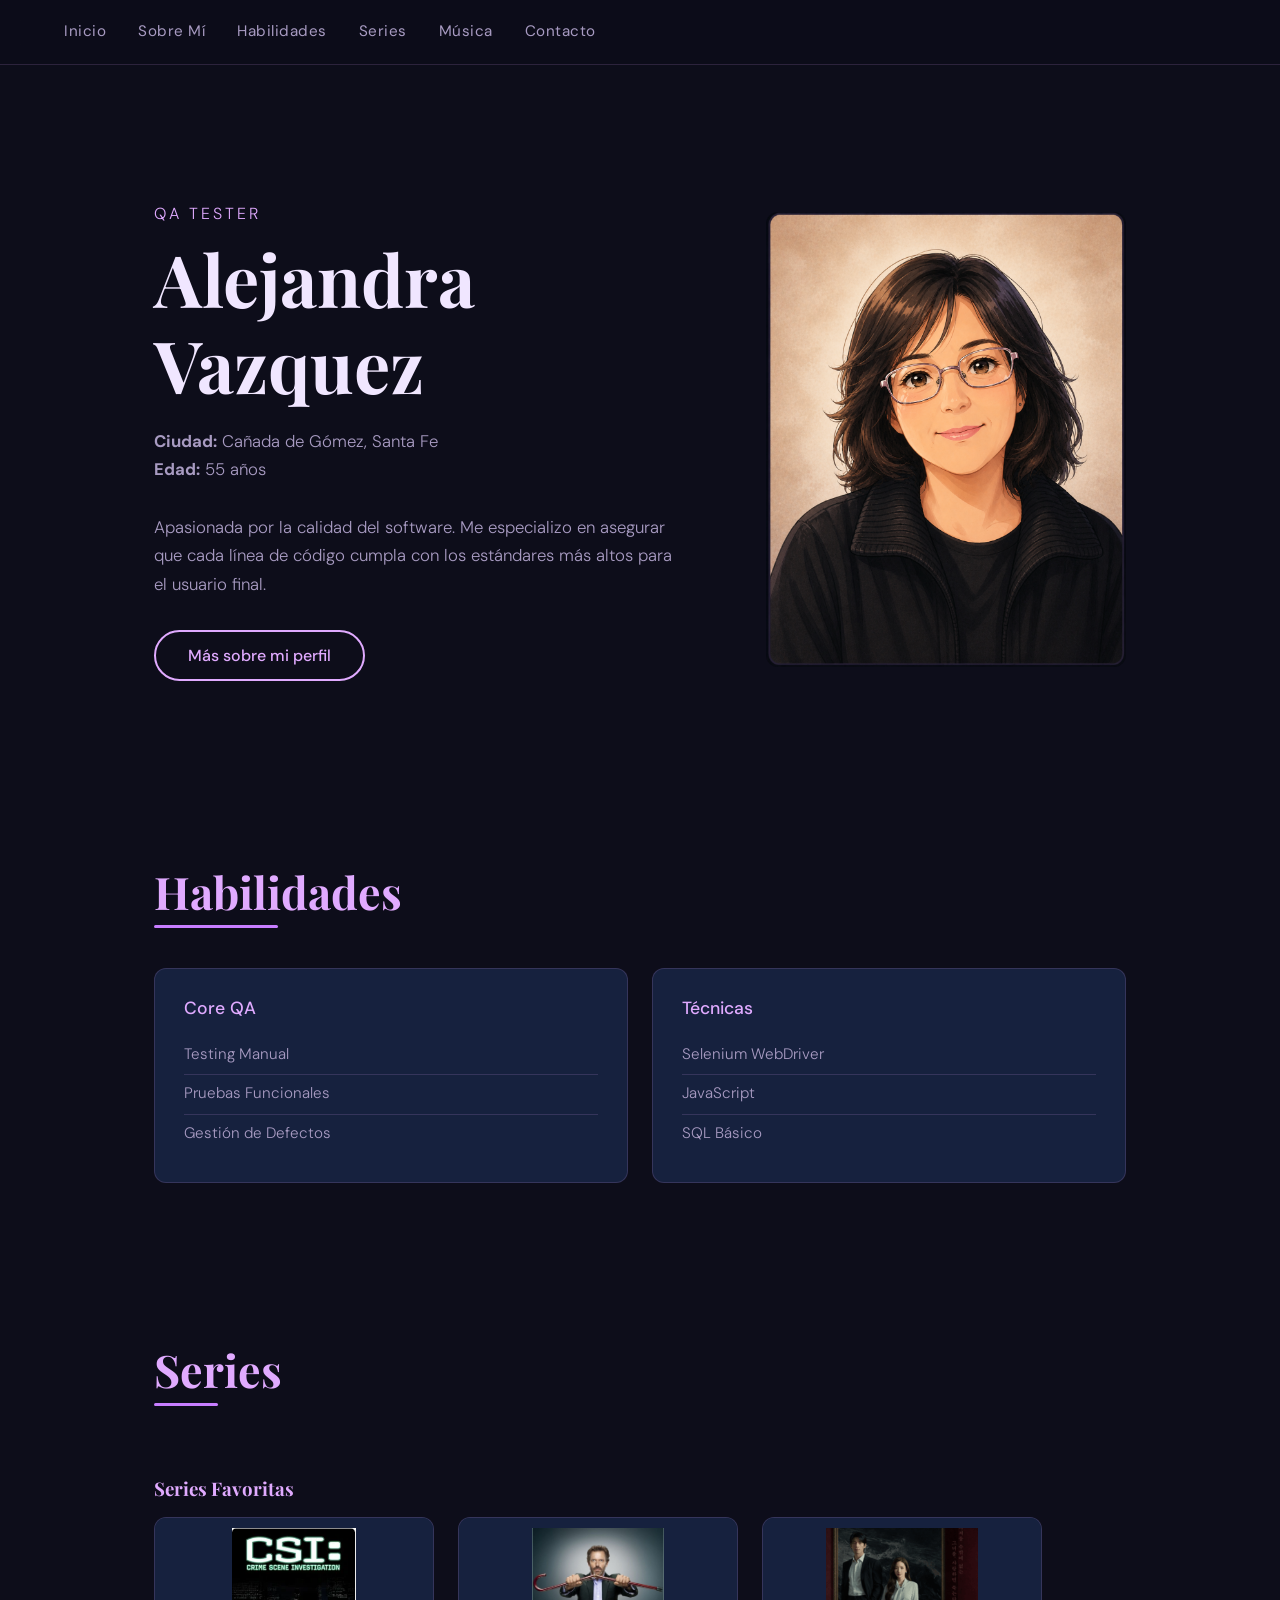
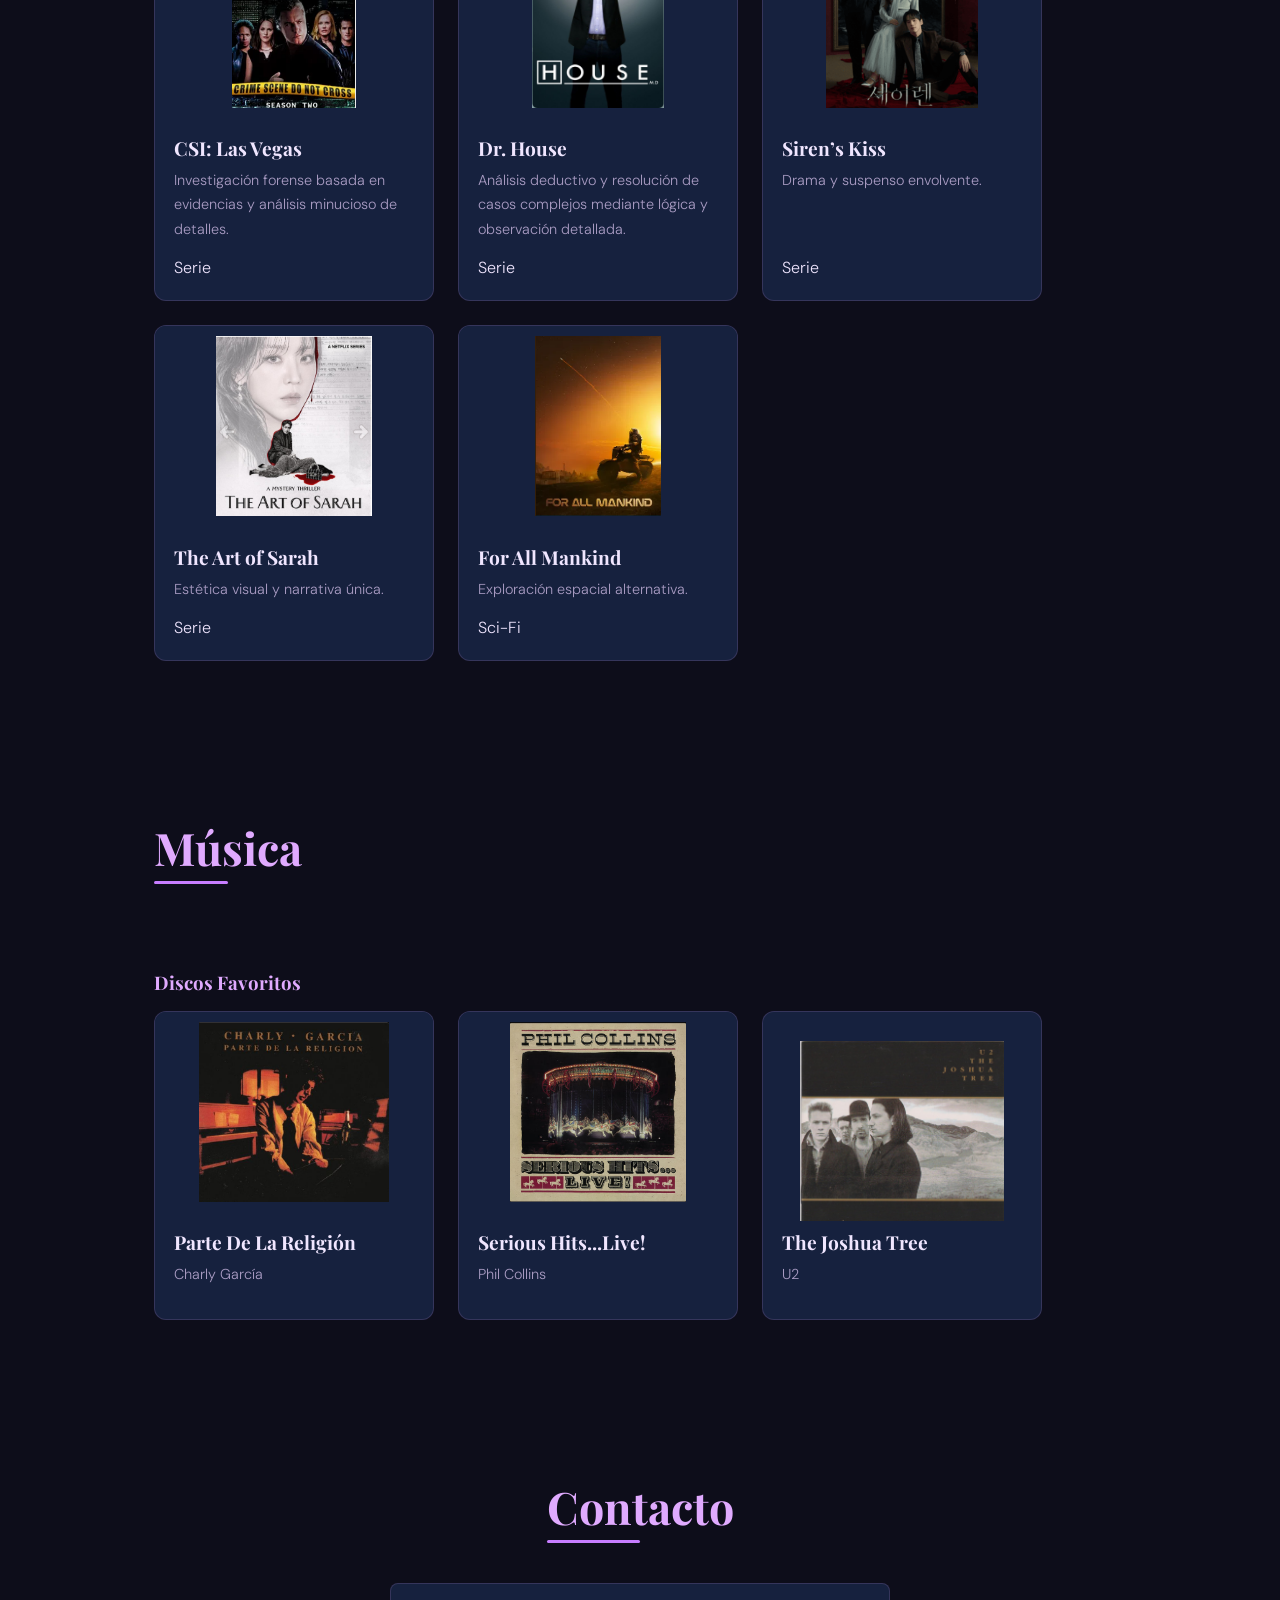
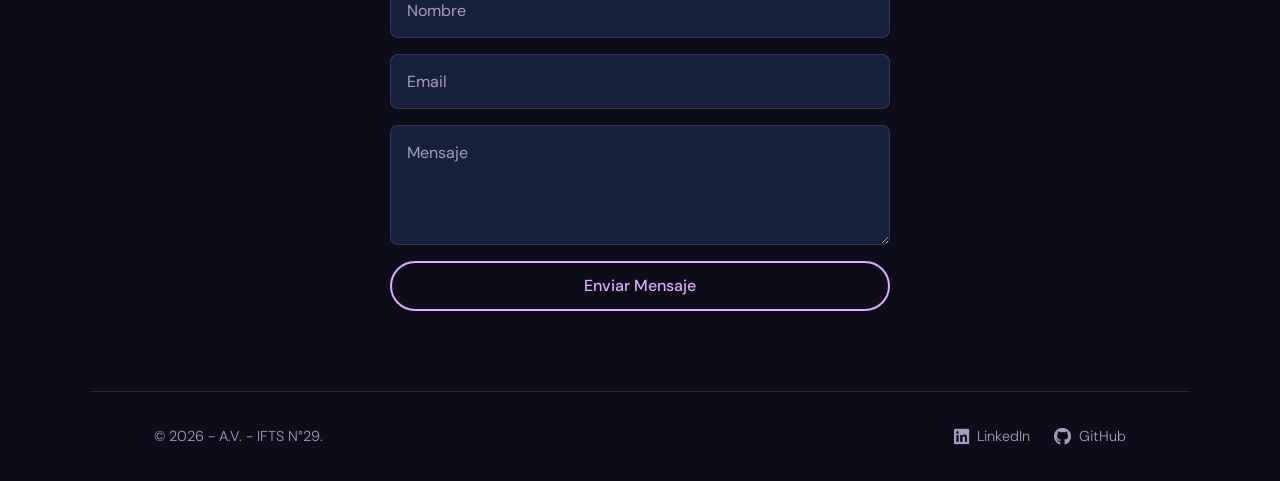
<file: alejandra.html>
<!DOCTYPE html>
<html lang="es">
<head>
    <meta charset="UTF-8">
    <meta name="viewport" content="width=device-width, initial-scale=1.0">
    <title>Alejandra Vazquez - Integrante</title>
    <link rel="icon" type="image/webp" href="assets/img/logo-inicio.webp">
    <link href="https://fonts.googleapis.com/css2?family=DM+Sans:wght@300;400;500;700&family=Playfair+Display:wght@700;900&display=swap" rel="stylesheet">
    <link rel="stylesheet" href="https://cdnjs.cloudflare.com/ajax/libs/font-awesome/6.4.0/css/all.min.css">
    <link rel="stylesheet" href="assets/css/alejandra.css">
</head>
<body>
    <header>
        <nav id="nav-menu">
            <a href="index.html">Inicio</a> <a href="#sobre-mi">Sobre Mí</a>
            <a href="#habilidades">Habilidades</a>
            <a href="#series">Series</a>
            <a href="#musica">Música</a>
            <a href="#contacto">Contacto</a>
        </nav>
        <button class="nav-toggle" id="nav-toggle" aria-label="Abrir menú">☰</button>
    </header>

    <main>
        <section id="sobre-mi">
            <div class="sobre-mi-texto">
                <p class="etiqueta">QA Tester</p>
                <h1>Alejandra Vazquez</h1>
                <p class="bio">
                    <strong>Ciudad:</strong> Cañada de Gómez, Santa Fe <br>
                    <strong>Edad:</strong> 55 años <br><br>
                    Apasionada por la calidad del software. Me especializo en asegurar que cada línea de código cumpla con los estándares más altos para el usuario final.
                </p>
               
                <button class="btn" id="btn-interactivo">Más sobre mi perfil</button>

                <div id="info-extra" style="display:none; margin-top:1.5rem;">
                    <ul class="lista-perfil"></ul>   
                        <li><strong>QA Manual & Automation:</strong> Ejecución de pruebas funcionales y desarrollo de scripts robustos con Selenium WebDriver.</li>
                        <li><strong>Mejora Continua:</strong> Optimización de procesos de calidad y gestión eficiente de defectos para garantizar productos confiables.</li>
                        <li><strong>Misión:</strong> Contribuir a la entrega de software de alto rendimiento, asegurando siempre la mejor experiencia para el usuario final.</li>
                    </ul>
                </div>
            </div>
            <div class="sobre-mi-img">
                <img src="assets/img/foto_perfil_alejandra.png" alt="Avatar de Alejandra creado con IA">
            </div>
        </section>

        <section id="habilidades">
            <h2 class="seccion-titulo">Habilidades</h2>
            <div class="habilidades-grid">
                <div class="habilidad-col">
                    <h3>Core QA</h3>
                    <ul>
                        <li>Testing Manual</li>
                        <li>Pruebas Funcionales</li>
                        <li>Gestión de Defectos</li>
                    </ul>
                </div>
                <div class="habilidad-col">
                    <h3>Técnicas</h3>
                    <ul>
                        <li>Selenium WebDriver</li>
                        <li>JavaScript</li>
                        <li>SQL Básico</li>
                    </ul>
                </div>
            </div>
        </section>

        <section id="series">
            <h2 class="seccion-titulo">Series</h2>
            <h3 style="color: var(--acento); margin: 2rem 0 1rem;">Series Favoritas</h3>
            <div class="tarjetas-grid">
                <div class="tarjeta">
                    <img src="assets/img/CSI.png" alt="Portada de la serie CSI Las Vegas"> 
                    <div class="tarjeta-body">
                        <h3>CSI: Las Vegas</h3>
                        <p>Investigación forense basada en evidencias y análisis minucioso de detalles.</p>
                        <span class="tag">Serie</span>
                     </div>
                </div>
                <div class="tarjeta">
                    <img src="assets/img/House.png" alt="Portada de la serie Dr. House"> 
                    <div class="tarjeta-body">
                        <h3>Dr. House</h3>
                        <p>Análisis deductivo y resolución de casos complejos mediante lógica y observación detallada.</p>
                        <span class="tag">Serie</span>
                    </div>
                </div>
                <div class="tarjeta">
                    <img src="assets/img/Siren.png" alt="Siren’s Kiss">
                    <div class="tarjeta-body">                                                
                        <h3>Siren’s Kiss</h3>
                        <p>Drama y suspenso envolvente.</p>                        
                        <span class="tag">Serie</span>
                    </div>
                </div>
                <div class="tarjeta">
                    <img src="assets/img/Art_Sarah.png" alt="The Art of Sarah">
                    <div class="tarjeta-body">                        
                        <h3>The Art of Sarah</h3>
                        <p>Estética visual y narrativa única.</p>                        
                        <span class="tag">Serie</span>
                    </div>
                </div>
                <div class="tarjeta">
                    <img src="assets/img/Mankind.png" alt="For All Mankind">
                    <div class="tarjeta-body">                        
                        <h3>For All Mankind</h3>
                        <p>Exploración espacial alternativa.</p>
                        <span class="tag">Sci-Fi</span>
                    </div>
                </div>               
            </div>
        </section>

        <section id="musica">
            <h2 class="seccion-titulo">Música</h2>
            <h3 style="color: var(--acento); margin: 3rem 0 1rem;">Discos Favoritos</h3>
            <div class="tarjetas-grid">
                <div class="tarjeta">
                    <img src="assets/img/Charly.png" alt="Parte De La Religión">
                    <div class="tarjeta-body">                        
                        <h3>Parte De La Religión</h3>
                        <p>Charly García</p>
                    </div>
                </div>               
                <div class="tarjeta">
                    <img src="assets/img/Phil.png" alt="Serious Hits...Live!">
                    <div class="tarjeta-body">                        
                        <h3>Serious Hits...Live!</h3>
                        <p>Phil Collins</p>
                    </div>
                </div>
                <div class="tarjeta">
                    <div class="tarjeta-body">
                        <img src="assets/img/U2.png" alt="">
                        <h3>The Joshua Tree</h3>
                        <p>U2</p>
                    </div>
                </div>
            </div>
        </section>

         <section id="contacto">
            <h2 class="seccion-titulo">Contacto</h2>
            <form style="display: flex; flex-direction: column; gap: 1rem; max-width: 500px; margin: 0 auto;">
                <input type="text" placeholder="Nombre" style="padding: 1rem; border-radius: 8px; border: 1px solid var(--borde); background: var(--fondo-2); color: white;">
                <input type="email" placeholder="Email" style="padding: 1rem; border-radius: 8px; border: 1px solid var(--borde); background: var(--fondo-2); color: white;">
                <textarea placeholder="Mensaje" rows="4" style="padding: 1rem; border-radius: 8px; border: 1px solid var(--borde); background: var(--fondo-2); color: white;"></textarea>
                <button type="submit" class="btn">Enviar Mensaje</button>
            </form>
        </section>
    </main>
  
    <footer>
        <p class="copyright">&copy; 2026 - A.V. - IFTS N°29.</p>
        <div class="redes-sociales">
            <a href="https://www.linkedin.com/in/" class="link-red" target="_blank" rel="noopener"><i class="fa-brands fa-linkedin"></i> LinkedIn</a>
            <a href="https://github.com/" class="link-red" target="_blank" rel="noopener"><i class="fa-brands fa-github"></i> GitHub</a>
        </div>
       </footer>

    <script src="assets/js/alejandra.js"></script>
</body>
</html>
</file>
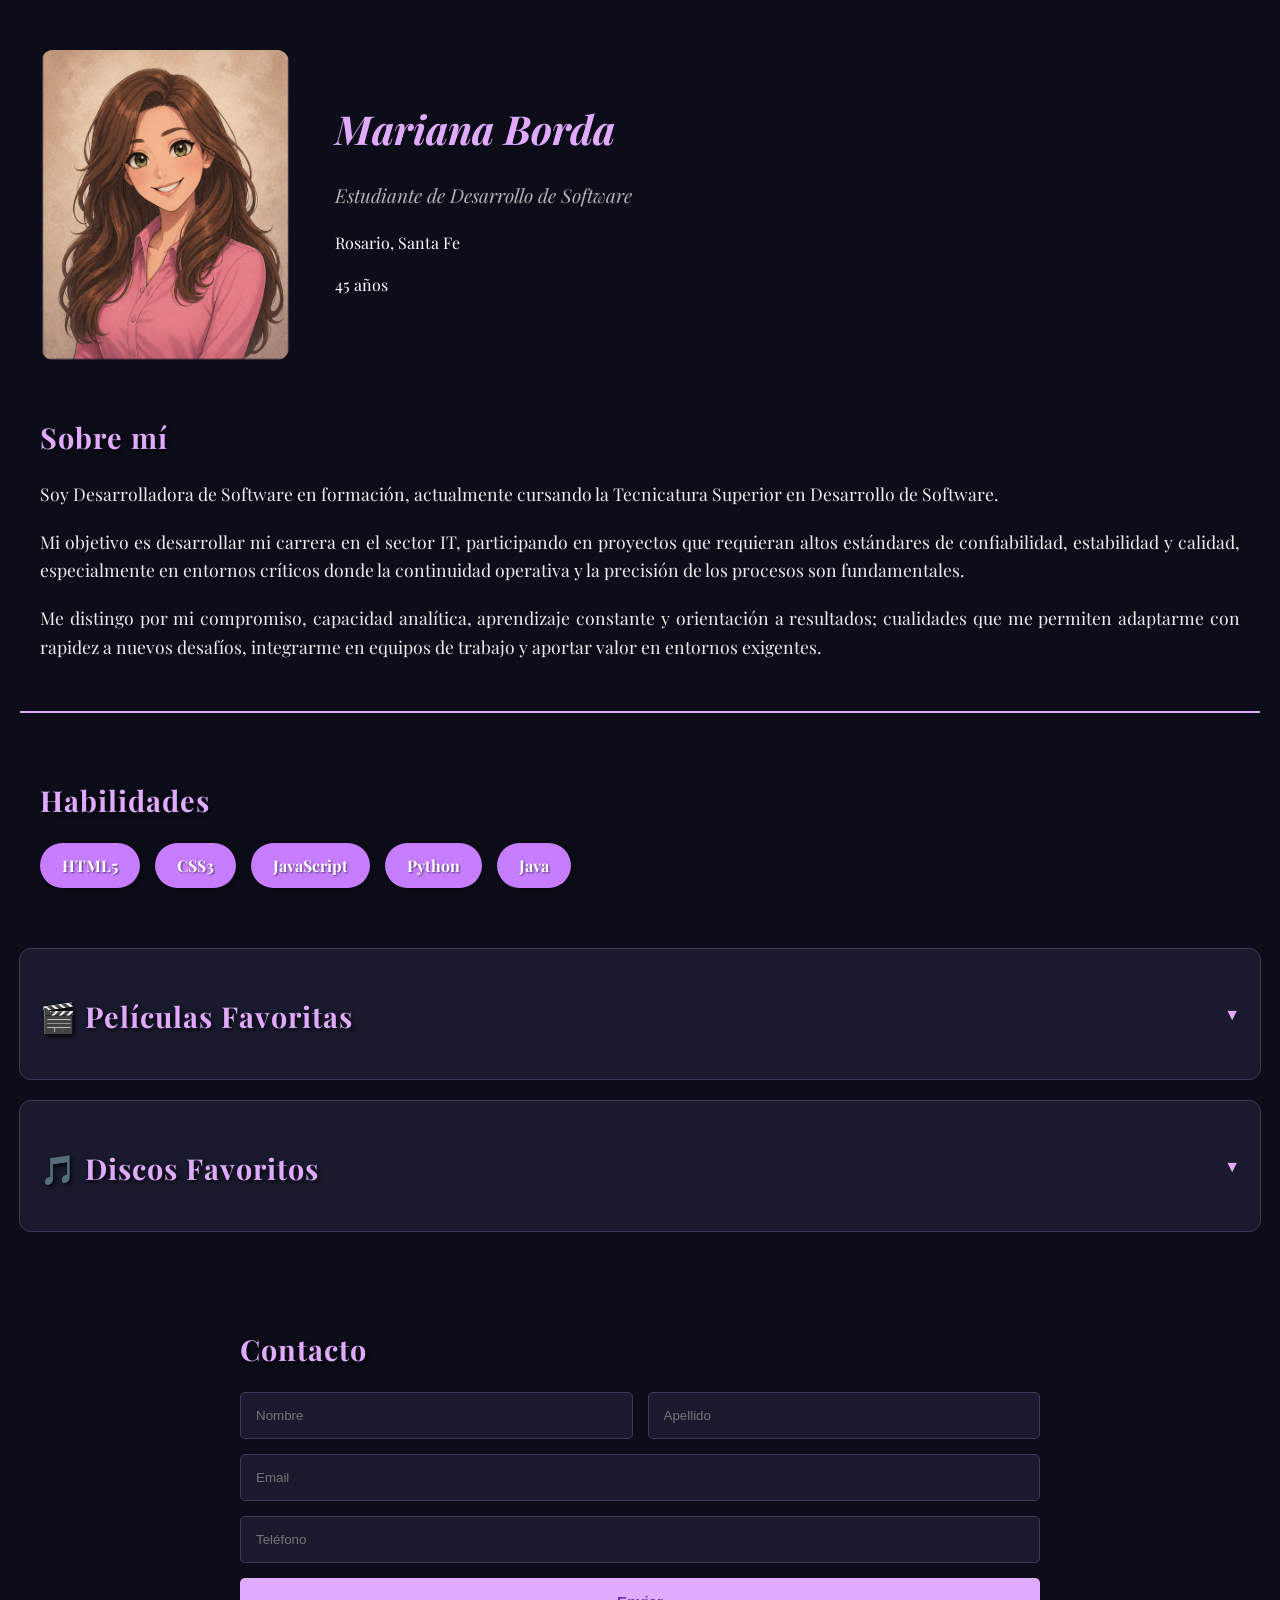
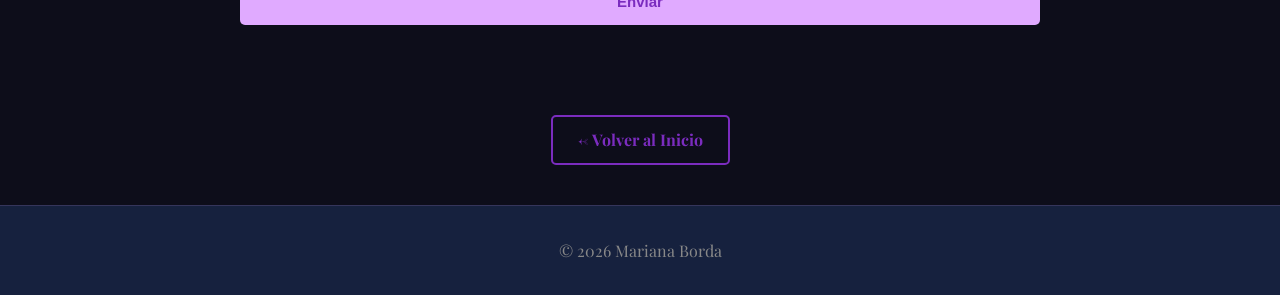
<file: mariana.html>
<!DOCTYPE html>
<html lang="es"> <head>
    <meta charset="UTF-8"> <meta name="viewport" content="width=device-width, initial-scale=1.0"> 
    <title>Mariana Borda</title> 
    <link rel="icon" type="image/webp" href="assets/img/logo-inicio.webp">
    <!-- Google Fonts -->
    <link 
      href="https://fonts.googleapis.com/css2?family=Playfair+Display:wght@700;900&family=DM+Sans:wght@300;400;500&display=swap"
      rel="stylesheet"
    />

    <link rel="stylesheet" href="/assets/css/mariana.css"> </head>
<body>

    <header> <section id="sobre-mi"> <div class="perfil-header">
                <img src="assets/img/foto_perfil_mariana.png" alt="Foto de Mariana Borda" class="foto-perfil"> <div class="info-principal">
                    <h1>Mariana Borda</h1> <p class="puesto">Estudiante de Desarrollo de Software</p>
                    <p>Rosario, Santa Fe</p> <p>45 años</p> </div>
            </div>
            <div class="descripcion">
                <h2>Sobre mí</h2>
                <p>Soy Desarrolladora de Software en formación, actualmente cursando la Tecnicatura Superior en Desarrollo de Software.</p>
           
                <p>Mi objetivo es desarrollar mi carrera en el sector IT, participando en proyectos que requieran altos estándares de confiabilidad, estabilidad y calidad, especialmente en entornos críticos donde la continuidad operativa y la precisión de los procesos son fundamentales.</p>
                    
                <p>Me distingo por mi compromiso, capacidad analítica, aprendizaje constante y orientación a resultados; cualidades que me permiten adaptarme con rapidez a nuevos desafíos, integrarme en equipos de trabajo y aportar valor en entornos exigentes.</p> 
            </div>
        </section>
    </header>

    <main>
        <section id="habilidades">
            <h2>Habilidades</h2>
            <div class="tags-container">
                <span class="tag">HTML5</span>
                <span class="tag">CSS3</span>
                <span class="tag">JavaScript</span>
                <span class="tag">Python</span>
                <span class="tag">Java</span>
            </div>
        </section>

        <section id="peliculas" class="desplegable">
            <div class="header-desplegable" onclick="toggleSection('lista-peliculas', 'arrow-pelis')">
                <h2>🎬 Películas Favoritas</h2>
                <span id="arrow-pelis" class="arrow">▼</span>
            </div>
            <div id="lista-peliculas" class="contenido-oculto">
                <div class="grid-items">
                    <div class="item">
                        <img src="assets/img/Inception.jpg" alt="Inception">
                        <h3>Inception (El origen)</h3>
                        <p>Dirigida por Christopher Nolan, sigue a un grupo de especialistas que se introducen en los sueños de las personas para robar o
                           implantar ideas en su subconsciente. La historia se centra en Dom Cobb (Leonardo DiCaprio), quien acepta una misión extremadamente 
                           compleja: realizar una “inception”, es decir, implantar una idea en la mente de alguien. La película combina acción, ciencia ficción
                           y drama psicológico, jugando con distintos niveles de sueño y la percepción del tiempo.</p>               
                    </div>

                    <div class="item">
                        <img src="assets/img/En busca de la felicidad.jpg" alt="En busca de la felicidad">
                        <h3>The Pursuit of Happyness (En busca de la felicidad)</h3>
                        <p>Cuenta la historia real de Chris Gardner, un hombre que enfrenta la pobreza extrema mientras cría solo a su hijo. A pesar de quedarse sin hogar, lucha por salir adelante realizando una pasantía no remunerada con la esperanza de conseguir un empleo estable. La película pone el foco 
                           en la perseverancia, el sacrificio y el amor entre padre e hijo.</p>
                    </div>
                    <div class="item">
                        <img src="assets/img/InterStellar.png" alt="InterStellar">
                        <h3>Interstellar</h3>
                        <p>Un grupo de científicos y exploradores, encabezados por Cooper, se embarcan en un viaje espacial para
                           encontrar un lugar con las condiciones necesarias para reemplazar a la Tierra y comenzar una nueva vida
                           allí. La Tierra está llegando a su fin y este grupo necesita encontrar un planeta más allá de nuestra galaxia
                           que garantice el futuro de la raza humana.</p>
                    </div>
                </div>
            </div>
        </section>

        <section id="discos" class="desplegable">
            <div class="header-desplegable" onclick="toggleSection('lista-discos', 'arrow-discos')">
                <h2>🎵 Discos Favoritos</h2>
                <span id="arrow-discos" class="arrow">▼</span>
            </div>
            <div id="lista-discos" class="contenido-oculto">
                <div class="grid-items">
                    <div class="item">
                        <img src="assets/img/Courage.png" alt="Celine Dion">
                         <h3>Courage - Celine Dion</h3>
                    </div>
                    <div class="item">
                        <img src="assets/img/Ahí vamos.png" alt="Gustavo Cerati">
                        <h3>Ahí vamos - Gustavo Cerati</h3>
                    </div>
                    <div class="item">
                        <img src="assets/img/Moon Music.png" alt="Coldplay">
                        <h3>Moon Music - Coldplay</h3>
                    </div>
                </div>
            </div>
        </section>

        <section id="contacto">
            <h2>Contacto</h2>
            <form id="form-contacto">
                <div class="input-group">
                    <input type="text" placeholder="Nombre" required>
                    <input type="text" placeholder="Apellido" required>
                </div>
                <input type="email" placeholder="Email" required>
                <input type="tel" placeholder="Teléfono" required>
                <button type="submit">Enviar</button>
            </form>
        </section>
    </main>

    <div class="contenedor-volver">
        <a href="../index.html" class="btn-volver">← Volver al Inicio</a>
    </div>
    
    <footer> <p>&copy; 2026 Mariana Borda</p>
    </footer>

    <script src="assets/js/mariana.js"></script>
</body>
</html>
</file>
<file: assets/css/alejandra.css>
:root {
    --fondo: #0d0d1a;
    --fondo-2: #16213e;
    --fondo-3: #1a1a2e;
    --acento: #e0aaff;
    --acento-2: #c77dff;
    --texto: #f0e6ff;
    --texto-suave: #a89bc2;
    --borde: rgba(224, 170, 255, 0.15);
    --radio: 12px;
    --fuente-titulo: "Playfair Display", serif;
    --fuente-cuerpo: "DM Sans", sans-serif;
    --sombra: 0 8px 32px rgba(0, 0, 0, 0.4);
    --max-ancho: 1100px;
}

*,
*::before,
*::after {
    box-sizing: border-box;
    margin: 0;
    padding: 0;
}

html {
    scroll-behavior: smooth;
}

body {
    background-color: var(--fondo);
    color: var(--texto);
    font-family: var(--fuente-cuerpo);
    font-weight: 300;
    line-height: 1.7;
    overflow-x: hidden;
}

h1,
h2,
h3 {
    font-family: var(--fuente-titulo);
    font-weight: 700;
    line-height: 1.2;
}

section[id] {
    /* Ajustamos el margen para que al navegar la sección quede 
       bien posicionada y no se pegue al menú superior */
    scroll-margin-top: 120px; 
}

a {
    color: var(--acento);
    text-decoration: none;
    transition: color 0.3s;
}

a:hover {
    color: var(--acento-2);
}

img {
    max-width: 100%;
    display: block;
}

ul {
    list-style: none;
}

/* BOTÓN  */
.btn {
    display: inline-block;
    padding: 0.8rem 2rem;
    background: transparent;
    border: 2px solid var(--acento);
    color: var(--acento);
    border-radius: 50px;
    font-family: var(--fuente-cuerpo);
    font-size: 1rem;
    font-weight: 500;
    cursor: pointer;
    transition:
        background 0.3s,
        color 0.3s,
        transform 0.2s;
}

.btn:hover {
    background: var(--acento);
    color: var(--fondo);
    transform: translateY(-2px);
}

/*  TÍTULO*/
.seccion-titulo {
    font-size: clamp(1.8rem, 4vw, 2.8rem);
    color: var(--acento);
    margin-bottom: 2.5rem;
    position: relative;
    display: inline-block;
}

.seccion-titulo::after {
    content: "";
    display: block;
    width: 50%;
    height: 3px;
    background: var(--acento-2);
    margin-top: 0.4rem;
    border-radius: 2px;
}

/*  HEADER Y NAV */
header {
    position: sticky;
    top: 0;
    z-index: 100;
    display: flex;
    align-items: center;
    justify-content: space-between;
    padding: 1.2rem 5%;
    background: rgba(13, 13, 26, 0.85);
    backdrop-filter: blur(12px);
    border-bottom: 1px solid var(--borde);
}

.logo {
    font-family: var(--fuente-titulo);
    font-size: 1.5rem;
    font-weight: 900;
    color: var(--texto);
    letter-spacing: -1px;
}

.dot {
    color: var(--acento);
}

nav {
    display: flex;
    gap: 2rem;
}

nav a {
    color: var(--texto-suave);
    font-weight: 400;
    font-size: 0.95rem;
    letter-spacing: 0.5px;
    transition: color 0.3s;
}

nav a:hover {
    color: var(--acento);
}

/* Botón hamburguesa */
.nav-toggle {
    display: none;
    background: none;
    border: none;
    color: var(--acento);
    font-size: 1.6rem;
    cursor: pointer;
}

/*  MAIN  */
main>section {
    max-width: var(--max-ancho);
    margin: 0 auto;
    padding: 5rem 5%;
}

/* SOBRE MÍ */

#sobre-mi {
    display: flex;
    flex-wrap: wrap;
    justify-content: center;
    /* CAMBIO CLAVE: Centrado vertical para que la foto baje 
        automáticamente cuando el texto se alarga */
    /* Alineamos al inicio para controlar el movimiento nosotros */
    align-items: center;
    gap: 4rem;
    min-height: 80vh;
    padding: 80px 5% 50px; /* Más espacio arriba para que el botón no se tape */
}

.sobre-mi-texto {
    flex: 1;
    min-width: 300px; /* Evita que el texto se achique demasiado */
}

.etiqueta {
    font-size: 1rem;
    color: var(--acento);
    text-transform: uppercase;
    letter-spacing: 3px;
    margin-bottom: 0.5rem;
}

.sobre-mi-texto h1 {
    font-size: clamp(2.5rem, 6vw, 4.5rem);
    color: var(--texto);
    margin-bottom: 1.2rem;
}

.bio {
    color: var(--texto-suave);
    font-size: 1.05rem;
    max-width: 520px;
    margin-bottom: 2rem;
}
.sobre-mi-img {
    flex: 0 0 auto;
    /* Subimos la foto un poquito (probá con -20px o -30px hasta que te guste) */
    margin-top: -1px;
    display: flex;
    align-items: center;
    justify-content: center;
    transition: margin-top 0.4s ease; /* Para que el movimiento sea suave */
}
/* Esta clase la agregaremos con JS solo cuando se abra la info */
.foto-desplazada {
    margin-top: 10rem; /* Se ajusta este valor hasta ver nivelada con la info extra */
}
.foto-desplazada img {
    transform: translateY(50px); /* Ajusta los píxeles según cuánto quieras que baje */
}

.sobre-mi-img img {
    width: min(360px, 90vw);
    border-radius: var(--radio);
    /* Aseguramos que no tenga márgenes que la suban */
    margin-bottom: 0; 
}

/*  TARJETAS */
#tarjetas {
    background: var(--fondo-3);
    border-radius: var(--radio);
    margin: 2rem auto !important;
    max-width: var(--max-ancho) !important;
}

.tarjetas-grid {
    display: flex;
    gap: 1.5rem;
    flex-wrap: wrap;
    align-items: stretch; /* Esto hace que todas las tarjetas midan lo mismo de alto */
}

.tarjeta {
    flex: 0 1 280px;
    background: var(--fondo-2);
    border: 1px solid var(--borde);
    border-radius: var(--radio);
    overflow: hidden;
    display: flex; 
    flex-direction: column; /*imagen arriba, texto abajo */
    transition:
        transform 0.3s,
        box-shadow 0.3s;
    /*Aseguramos que no se pegue a los bordes en pantallas chicas */
    width: 100%; 
    max-width: 280px;    
}

.tarjeta:hover {
    transform: translateY(-8px);
    box-shadow: 0 16px 40px rgba(199, 125, 255, 0.25);
    border-color: var(--acento);
}

.tarjeta img {
    width: 100%;
    height: 200px;
    object-fit: contain;
    background-color: var(--fondo-2);
    padding: 10px;
}

.tarjeta-body {
    padding: 1.2rem;
    flex-grow: 1; /* Esto hace que el área de texto ocupe todo el espacio sobrante */
    display: flex;
    flex-direction: column;
}

.tarjeta-body h3 {
    font-size: 1.2rem;
    color: var(--texto);
    margin-bottom: 0.5rem;
}

.tarjeta-body p {
    color: var(--texto-suave);
    font-size: 0.9rem;
    margin-bottom: 0.8rem;
}


/*Empujamos las etiquetas (tags) al fondo para que queden alineadas */
.tag {
    margin-top: auto; /* Esto alinea los tags siempre al final de la tarjeta */
    align-self: flex-start;
}

/* HABILIDADES */
#habilidades .habilidades-grid {
    display: grid;
    grid-template-columns: repeat(auto-fit, minmax(220px, 1fr));
    gap: 1.5rem;
}

.habilidad-col {
    background: var(--fondo-2);
    border: 1px solid var(--borde);
    border-radius: var(--radio);
    padding: 1.8rem;
}

.habilidad-col h3 {
    font-size: 1.1rem;
    color: var(--acento);
    margin-bottom: 1rem;
    font-family: var(--fuente-cuerpo);
    font-weight: 500;
}

.habilidad-col ul li {
    padding: 0.4rem 0;
    border-bottom: 1px solid var(--borde);
    color: var(--texto-suave);
    font-size: 0.95rem;
    transition:
        color 0.2s,
        padding-left 0.2s;
}

.habilidad-col ul li:last-child {
    border-bottom: none;
}

.habilidad-col ul li:hover {
    color: var(--texto);
    padding-left: 0.5rem;
}

/*PELÍCULAS*/
#peliculas {
    background: var(--fondo-3);
    border-radius: var(--radio);
    margin: 2rem auto !important;
    max-width: var(--max-ancho) !important;
}

.peliculas-lista {
    display: flex;
    flex-direction: column;
    gap: 2rem;
}

.pelicula {
    display: flex;
    gap: 2rem;
    align-items: flex-start;
    background: var(--fondo-2);
    border: 1px solid var(--borde);
    border-radius: var(--radio);
    padding: 1.5rem;
    transition: border-color 0.3s;
}

.pelicula:hover {
    border-color: var(--acento-2);
}

/* Ajuste específico para la lista de películas/series */
.pelicula img {
    width: 120px;
    height: auto; /* Deja que la altura se ajuste sola al póster */
    object-fit: contain;
    border-radius: 8px;
}

.pelicula-info h3 {
    font-size: 1.3rem;
    color: var(--acento);
    margin-bottom: 0.7rem;
}

.pelicula-info p {
    color: var(--texto-suave);
    font-size: 0.95rem;
}

/*FORMULARIO DE CONTACTO*/
#contacto {
    text-align: center;
}

.contacto-sub {
    color: var(--texto-suave);
    margin-bottom: 2.5rem;
    font-size: 1.05rem;
}

.form-contacto {
    max-width: 680px;
    margin: 0 auto;
    text-align: left;
}

.form-fila {
    display: flex;
    gap: 1.2rem;
    flex-wrap: wrap;
    margin-bottom: 1.2rem;
}

.form-grupo {
    flex: 1 1 240px;
    display: flex;
    flex-direction: column;
    gap: 0.4rem;
}

label {
    font-size: 0.85rem;
    color: var(--acento);
    font-weight: 500;
    text-transform: uppercase;
    letter-spacing: 1px;
}

input {
    padding: 0.85rem 1rem;
    background: var(--fondo-2);
    border: 1px solid var(--borde);
    border-radius: 8px;
    color: var(--texto);
    font-family: var(--fuente-cuerpo);
    font-size: 1rem;
    transition:
        border-color 0.3s,
        box-shadow 0.3s;
    outline: none;
    width: 100%;
}

input::placeholder {
    color: var(--texto-suave);
}

input:focus {
    border-color: var(--acento);
    box-shadow: 0 0 0 3px rgba(224, 170, 255, 0.15);
}


.form-grupo-full {
    flex: 1 1 100%;
}

textarea {
    padding: 0.85rem 1rem;
    background: var(--fondo-2);
    border: 1px solid var(--borde);
    border-radius: 8px;
    color: var(--texto);
    font-family: var(--fuente-cuerpo);
    font-size: 1rem;
    transition: border-color 0.3s, box-shadow 0.3s;
    outline: none;
    width: 100%;
    resize: vertical;
    min-height: 120px;
}

textarea::placeholder {
    color: var(--texto-suave);
}

textarea:focus {
    border-color: var(--acento);
    box-shadow: 0 0 0 3px rgba(224, 170, 255, 0.15);
}

.btn-form {
    margin-top: 1.5rem;
    width: 100%;
    padding: 1rem;
    font-size: 1rem;
}

/* FOOTER */
/*footer {
    display: flex;
    align-items: center;
    justify-content: space-between;
    flex-wrap: wrap;
    gap: 1rem;
    padding: 2rem 5%;
    border-top: 1px solid var(--borde);
    max-width: var(--max-ancho);
    margin: 0 auto;
}

.footer-copy {
    color: var(--texto-suave);
    font-size: 0.9rem;
}

.footer-links {
    display: flex;
    gap: 1.5rem;
}

.footer-links a {
    color: var(--texto-suave);
    font-size: 0.9rem;
    transition: color 0.3s;
}

.footer-links a:hover {
    color: var(--acento);
}*/
footer {
    display: flex;
    justify-content: space-between; /* Uno a cada punta */
    align-items: center;
    padding: 2rem 5%;
    border-top: 1px solid var(--borde);
    max-width: var(--max-ancho);
    margin: 0 auto;
    background: var(--fondo);
}

.copyright {
    color: var(--texto-suave);
    font-size: 0.9rem;
}

.redes-sociales {
    display: flex;
    gap: 1.5rem;
}

.link-red {
    color: var(--texto-suave);
    font-size: 0.9rem;
    transition: color 0.3s, transform 0.3s;
    display: flex;
    align-items: center;
    gap: 0.5rem; /* Espacio entre el ícono y el texto */
}

.link-red:hover {
    color: var(--acento);
    transform: translateY(-2px);
}

.link-red i {
    font-size: 1.1rem; /* Íconos un poquito más grandes */
}

@keyframes fadeUp {
    from {
        opacity: 0;
        transform: translateY(30px);
    }

    to {
        opacity: 1;
        transform: translateY(0);
    }
}

#sobre-mi .sobre-mi-texto {
    animation: fadeUp 0.8s ease both;
}

#sobre-mi .sobre-mi-img {
    animation: fadeUp 0.8s 0.2s ease both;
}
#preferencias {
    /* Por defecto las secciones tienen 5rem (unos 80px) de espacio arriba */
    /* Lo bajamos a 2rem para que suba y quede más cerca de lo anterior */
    padding-top: 2rem !important; 
}

#preferencias .seccion-titulo {
    margin-bottom: 1.5rem; /* Achicamos el espacio debajo del título "Preferencias" */
}

/* =======================================================
   ESTADO 2: TABLET (max-width: 1024px)
   Punto de quiebre intermedio para tablets grandes y iPads
   ======================================================= */
@media (max-width: 1024px) {
    #sobre-mi {
        gap: 2rem; /* Achicamos el espacio entre foto y texto */
    }
    
    .tarjetas-grid {
        gap: 1rem;
    }
    /* Subimos las secciones de Preferencias (Series y Música) */
    #series, #musica, #preferencias {
        padding-top: 2.5rem !important; /* Reducimos el aire superior */
        padding-bottom: 1.5rem;
    }

    /* Acortamos la distancia entre el título y el botón */
    .seccion-titulo {
        margin-bottom: 1.8rem !important;
    }

    /* Ajuste para la sección sobre-mi en esta resolución */
    #sobre-mi {
        padding-top: 100px; /* Un poco menos que en desktop */
        gap: 3rem;
    }

    /* Reducimos el tamaño de la foto un poquito para que no empuje todo abajo */
    .sobre-mi-img img {
        width: 320px;
    }
}

/* RESPONSIVE (max 768px)*/

@media (max-width: 768px) {

    /* Header: mostrar hamburguesa, y se oculta el nav */
    nav {
        display: none;
        position: absolute;
        top: 100%;
        left: 0;
        width: 100%;
        flex-direction: column;
        background: var(--fondo-3);
        padding: 1.5rem;
        gap: 1rem;
        border-bottom: 1px solid var(--borde);
    }

    nav.open {
        display: flex;
    }

    .nav-toggle {
        display: block;
    }

    #sobre-mi {
        flex-direction: column-reverse;
        gap: 2rem;
        min-height: auto;
        text-align: center;
        /*Ajuste de padding para móviles */
        padding-top: 80px; 
    }

    /*Quitamos el margen negativo de la foto en móviles para que no se suba al texto */
    .sobre-mi-img {
        margin-top: 0 !important; 
        margin-bottom: 1rem;
    }

    .bio {
        margin: 0 auto 2rem;
    }
   
    .tarjetas-grid {
        display: flex;
        flex-wrap: wrap;
        justify-content: center;
        gap: 1.5rem;
    }
    /* Ajuste para que las tarjetas de series no queden gigantes */
    .tarjeta {
        flex: 0 1 240px; 
        border: 1px solid var(--borde);
        transition: all 0.3s ease;
        
    }
    /* Solo se ilumina al pasar el mouse (PC) o tocar (Mobile) */
    /* Si querés un movimiento más sutil en tabletas, podés ajustarlo aquí */
    .tarjeta:hover {
        transform: translateY(-5px);
        box-shadow: 0 10px 25px rgba(199, 125, 255, 0.3) !important;
        border-color: var(--acento) !important;
    }

    /* Reducimos el espacio de las secciones Preferencias/Series/Música */
    #series, #musica {
        padding-top: 1.5rem !important; /* Subimos el contenido */
        padding-bottom: 1rem;
    }

    /* Reducimos el espacio excesivo debajo del título de sección */
    .seccion-titulo {
        margin-bottom: 1.5rem !important;
    }

    /* Subimos el título "Música" achicando el margen superior */
    #musica {
        padding-top: 1rem !important; /* Reducimos drásticamente el aire superior */
    }
 
    /* Reducimos el margen del título de sección para que el botón esté cerca */
    #musica .seccion-titulo {
        margin-bottom: 1rem !important;
    }

    /* Ajuste de Contacto para que se vea el botón (el que pediste antes) */
    #contacto {
        padding-top: 3rem !important;
        padding-bottom: 2rem;
    }

    #contacto form {
        gap: 0.7rem !important;
    }

    footer {
        flex-direction: column;
        text-align: center;
    }
}
/* RESPONSIVE (max 480px)*/
@media (max-width: 480px) {
    main>section {
        padding: 3rem 4%;
    }

    /*Forzamos el centrado de las tarjetas en el grid */
    .tarjetas-grid {
        gap: 1rem;
        display: flex;          /* Aseguramos que sea flex */
        justify-content: center; /* Centra las tarjetas horizontalmente */
        align-items: center;    /* Alinea verticalmente */
    }
    
    .tarjeta {
        flex: 1 1 100%;
        max-width: 300px;       /* Un poquito más anchas para que luzcan */
        margin: 0 auto;         /* Refuerza el centrado */
    }

    /* También centramos los títulos de las secciones para que todo sea armónico */
    .seccion-titulo {
        display: block;
        text-align: center;
        margin: 0 auto 2rem;
    }

    /*El subrayado del título también debe centrarse */
    .seccion-titulo::after {
        margin: 0.4rem auto 0;
    }
}
</file>
<file: assets/css/mariana.css>
/* --- 1. CONFIGURACIÓN GENERAL Y TIPOGRAFÍA --- */
body {
    background-color:  #0d0d1a; 
    color: #ffffff; 
    font-family: "Playfair Display", serif; /* Google Fonts */
    margin: 0;
    padding: 0;
    line-height: 1.6;
    overflow-x: hidden; /* Evita desplazamientos laterales por animaciones */
}

/* --- 2. SECCIÓN SOBRE MÍ (HEADER) --- */
#sobre-mi {
    display: flex;
    flex-direction: column;
    align-items: flex-start; /* Alineado a la izquierda para consistencia */
    padding: 50px 20px;
    max-width: 1200px;
    margin: 0 auto;   
    border-bottom: 2px solid #E0AAFF;


}

.perfil-header {
    width: 100%;
    display: flex;
    align-items: center;
    gap: 45px;
    margin-bottom: 30px;
}

.foto-perfil {
    width: 250px; 
    height: 310px; 
    border-radius: 5%;
    object-fit: cover;
}

.info-principal h1 {
    color: #E0AAFF;
    font-size: 2.5rem;
    margin: 0;  
    font-style: italic; 
}

.puesto {
    font-size: 1.2rem;
    font-style: italic;
    color: #B3B3B3;
}
/* --- 3. UNIFICACIÓN DE TÍTULOS --- */
.descripcion h2, 
#habilidades h2, 
.header-desplegable h2, 
#contacto h2 {
    /*color: #ff0000; */
    color: #E0AAFF; 
    text-shadow: 2px 2px 5px rgba(0, 0, 0, 0.9);
    margin-bottom: 20px;
    font-size: 1.8rem; 
    letter-spacing: 1px; /* Mejora la legibilidad en tamaños grandes */
}


.descripcion p {
    max-width: 100%;
    word-wrap: break-word; /* Evita que el texto se desborde */
    text-align: justify;
    margin-bottom: 20px;
    font-size: 1.1rem; 
    color: #eeeeee;
}

.descripcion p:last-child {
    margin-bottom: 0;
}

/* --- 4. HABILIDADES --- */
#habilidades {
    padding: 40px 20px;
    max-width: 1200px;
    margin: 0 auto;
}

.tags-container {
    display: flex;
    flex-wrap: wrap;   
    gap: 20px 15px;
    margin-top: 15px;
}

.tag {
    background-color: #C77DFF;
    color: white;  
    padding: 10px 22px;
    border-radius: 25px;   
    font-weight: bold;
    font-size: 1rem;
    text-shadow: 1px 1px 2px rgba(0, 0, 0, 0.6);
    box-shadow: 2px 2px 8px rgba(0, 0, 0, 0.5); /* Sombra para que no se vean planas */
    transition: transform 0.3s ease;
}

.tag:hover {
    transform: translateY(-3px); /* La píldora sube un poquito */
    /*background-color: #cc0000;*/
    background-color: #E0AAFF
}

/* --- 5. SECCIONES DESPLEGABLES --- */
.desplegable {
    /*background-color: #161616; /* Fondo gris muy oscuro para destacar */
    background-color: #1A1A2E; 
    margin: 20px auto;
    padding: 20px;
    border-radius: 12px;
    max-width: 800px;
    cursor: pointer;
    /*border: 1px solid #333;*/
    border: 1px solid #3A3A5A;
}

.header-desplegable {
    display: flex;
    justify-content: space-between;
    align-items: center;
}

.arrow {
    color: #E0AAFF;
    transition: transform 0.3s ease;
}

.contenido-oculto {
    display: none; /* Controlado por JS */
    padding-top: 25px;
}

.grid-items {
    display: grid;
    grid-template-columns: repeat(auto-fit, minmax(250px, 1fr));
    gap: 25px;
}


.item {
    transition: all 0.4s cubic-bezier(0.175, 0.885, 0.32, 1.275);
    cursor: pointer;
    position: relative;
    z-index: 1;
    padding: 15px;
    border-radius: 10px;
    text-align: center;
}

.item img {
    width: 80%;
    border-radius: 8px;
    margin-bottom: 10px;
    box-shadow: 0 4px 10px rgba(0,0,0,0.5);
}


/* EFECTO SOBRESALIR: Se aplica a TODO el bloque (Imagen + Texto) */
.item.sobresalir {
    transform: scale(1.1); /* Adelanta todo el bloque */
    background-color: #1a1a1a;
    /*box-shadow: 0 0 30px rgba(255, 0, 0, 0.5);*/
    box-shadow: 0 0 30px rgba(224, 170, 255, 0.5);
    z-index: 10;
    border: 1px solid #E0AAFF;
}

.item.sobresalir h3, 
.item.sobresalir p {
    text-shadow: 0 0 10px rgba(255, 0, 0, 0.5);
}



/* --- 6. FORMULARIO DE CONTACTO --- */
#contacto {
    padding: 50px 20px;
    max-width: 800px;
    margin: 0 auto;
}

#form-contacto {
    display: flex;
    flex-direction: column;
    gap: 15px;
}

.input-group {
    display: flex;
    gap: 15px;
}

#form-contacto input {
    background: #1a1a2e;
   /* border: 1px solid #444;*/
    border: 1px solid #3A3A5A;
    padding: 15px;
    color: white;
    border-radius: 5px;
    width: 100%;
    box-sizing: border-box;
}

#form-contacto button {
    background-color: #E0AAFF;
    color: #7B2CBF;       
    padding: 15px;
    border: none;
    border-radius: 5px;
    font-size: 15px;
    font-weight: bold;
    cursor: pointer;
    transition: 0.3s;
}

#form-contacto button:hover {   
    background-color: #7B2CBF;
    color: #E0AAFF;  
}

/* --- 7. BOTÓN VOLVER Y FOOTER --- */
.contenedor-volver {
    text-align: center;
    padding: 40px 0;
}

.btn-volver {
    display: inline-block;
    color: #7B2CBF;
    text-decoration: none;
    padding: 10px 25px;
    border: 2px solid #7B2CBF;
    border-radius: 5px;
    font-weight: bold;
    transition: 0.3s;
}

.btn-volver:hover {
    background-color: #E0AAFF;
    color: #fff;
}

footer {
  background: #16213e;
  color: #888;
  text-align: center;
  padding: 1rem;
  border-top: 1px solid  rgba(224, 170, 255, 0.15);
}

/* --- 8. DISEÑO ADAPTABLE (BREAKPOINTS) --- */

/* Móviles (hasta 400px) */
@media (max-width: 400px) {
    .perfil-header {
        flex-direction: column;
        text-align: center;
    }
    .input-group {
        flex-direction: column;
    }
    #sobre-mi {
        align-items: center; /* Centrado solo en móviles pequeños */
    }
    .foto-perfil {
        width: 150px;
        height: 190px;
    }
}

/* Tablets (hasta 900px) */
@media (max-width: 900px) {
    .grid-items {
        grid-template-columns: repeat(2, 1fr);
    }
}

/* Escritorio (1200px o más) */
@media (min-width: 1200px) {
    #sobre-mi, #habilidades, .desplegable {
        max-width: 1200px;
    }
}
</file>
